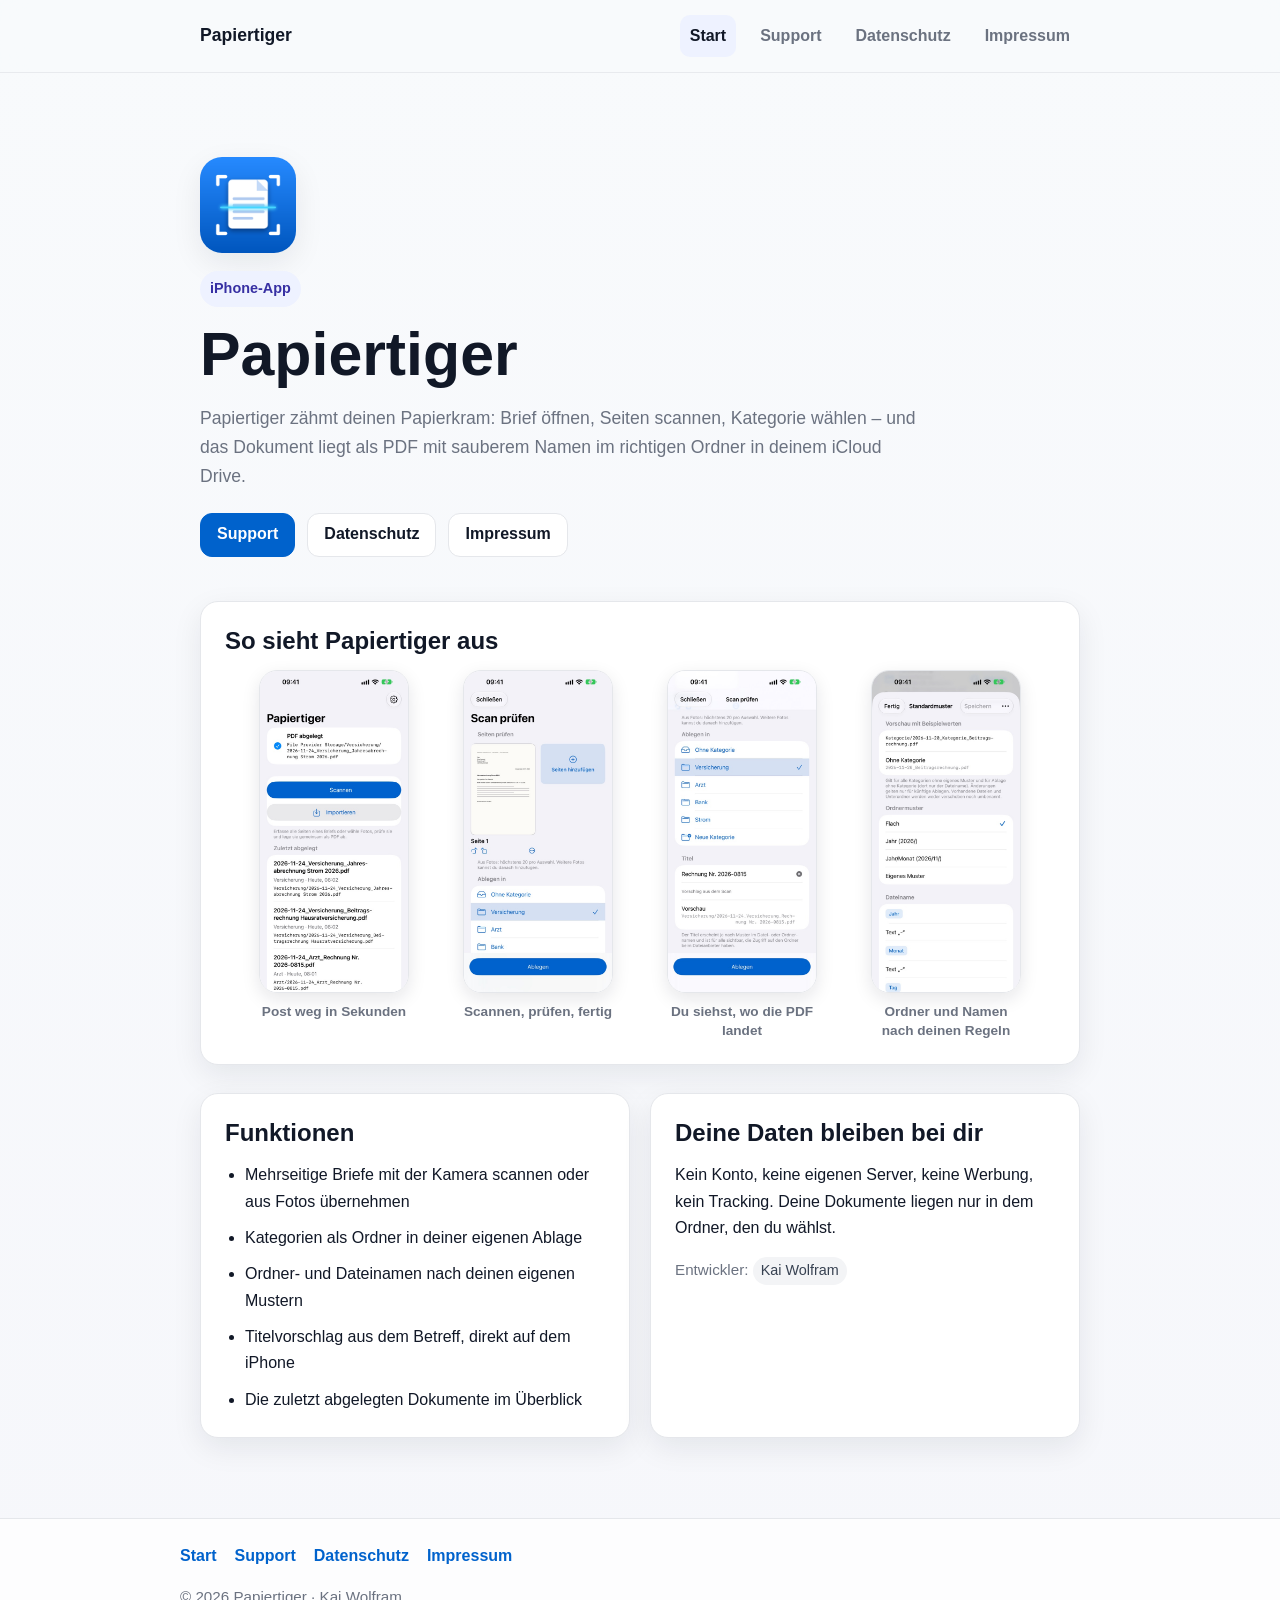
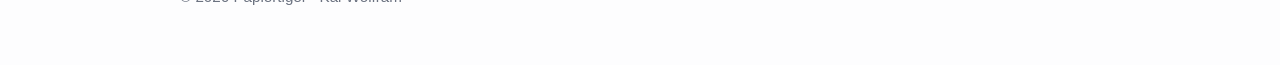
<file: index.html>
<!DOCTYPE html>
<html lang="de">
<head>
  <meta charset="UTF-8">
  <meta name="viewport" content="width=device-width, initial-scale=1.0">
  <title>Papiertiger</title>
  <meta name="description" content="Papiertiger ist eine iPhone-App, die Briefe scannt und als PDF sauber benannt in deinem eigenen iCloud-Ordner ablegt.">
  <link rel="icon" href="icon.png">
  <link rel="stylesheet" href="styles.css">
  <script defer src="header.js"></script>
  <script defer src="footer.js"></script>
</head>
<body data-page="index">
  <site-header></site-header>

  <main class="main">
    <div class="container">
      <section class="hero">
        <img class="app-icon" src="icon.png" alt="App-Symbol von Papiertiger">
        <span class="eyebrow">iPhone-App</span>
        <h1>Papiertiger</h1>
        <p class="lead">
          Papiertiger zähmt deinen Papierkram: Brief öffnen, Seiten scannen, Kategorie wählen –
          und das Dokument liegt als PDF mit sauberem Namen im richtigen Ordner in deinem iCloud Drive.
        </p>

        <div class="button-row">
          <a class="button primary" href="support.html">Support</a>
          <a class="button" href="privacy.html">Datenschutz</a>
          <a class="button" href="imprint.html">Impressum</a>
        </div>
      </section>

      <section class="card screens" aria-label="Screenshots">
        <h2>So sieht Papiertiger aus</h2>
        <div class="screen-row">
          <figure>
            <img src="screenshots/start.jpg" width="552" height="1200" loading="lazy"
                 alt="Startbildschirm mit Bestätigung „PDF abgelegt“, den Schaltflächen Scannen und Importieren und der Liste „Zuletzt abgelegt“">
            <figcaption>Post weg in Sekunden</figcaption>
          </figure>
          <figure>
            <img src="screenshots/seiten-pruefen.jpg" width="552" height="1200" loading="lazy"
                 alt="Seitenprüfung mit gescanntem Brief, Kachel „Seiten hinzufügen“ und Auswahl der Kategorie">
            <figcaption>Scannen, prüfen, fertig</figcaption>
          </figure>
          <figure>
            <img src="screenshots/ablegen-in.jpg" width="552" height="1200" loading="lazy"
                 alt="Kategorie, vorgeschlagener Titel und Vorschau des Ablagepfads">
            <figcaption>Du siehst, wo die PDF landet</figcaption>
          </figure>
          <figure>
            <img src="screenshots/muster.jpg" width="552" height="1200" loading="lazy"
                 alt="Muster-Editor mit Vorschau, Ordnermuster und Bausteinen für den Dateinamen">
            <figcaption>Ordner und Namen nach deinen Regeln</figcaption>
          </figure>
        </div>
      </section>

      <section class="grid two" aria-label="App-Informationen">
        <article class="card">
          <h2>Funktionen</h2>
          <ul class="list">
            <li>Mehrseitige Briefe mit der Kamera scannen oder aus Fotos übernehmen</li>
            <li>Kategorien als Ordner in deiner eigenen Ablage</li>
            <li>Ordner- und Dateinamen nach deinen eigenen Mustern</li>
            <li>Titelvorschlag aus dem Betreff, direkt auf dem iPhone</li>
            <li>Die zuletzt abgelegten Dokumente im Überblick</li>
          </ul>
        </article>

        <article class="card">
          <h2>Deine Daten bleiben bei dir</h2>
          <p>
            Kein Konto, keine eigenen Server, keine Werbung, kein Tracking.
            Deine Dokumente liegen nur in dem Ordner, den du wählst.
          </p>
          <p class="small muted">
            Entwickler: <span class="codeish">Kai Wolfram</span>
          </p>
        </article>
      </section>
    </div>
  </main>

  <site-footer></site-footer>
</body>
</html>
</file>
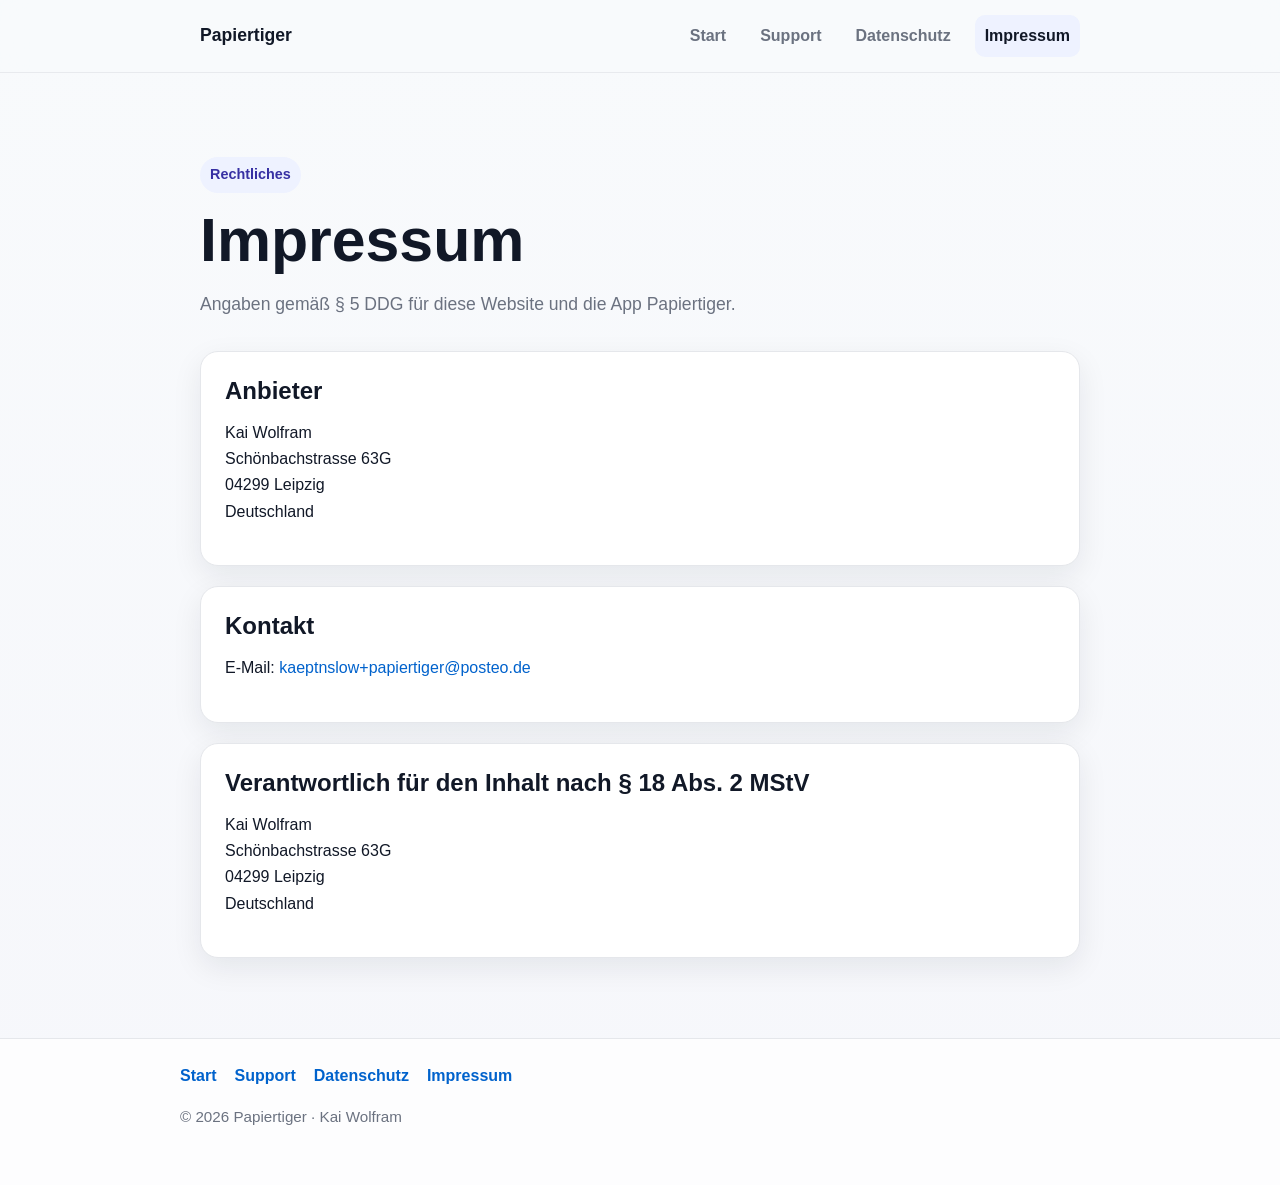
<file: imprint.html>
<!DOCTYPE html>
<html lang="de">
<head>
  <meta charset="UTF-8">
  <meta name="viewport" content="width=device-width, initial-scale=1.0">
  <title>Impressum – Papiertiger</title>
  <meta name="description" content="Impressum der Website und der App Papiertiger.">
  <link rel="icon" href="icon.png">
  <link rel="stylesheet" href="styles.css">
  <script defer src="header.js"></script>
  <script defer src="footer.js"></script>
</head>
<body data-page="imprint">
  <site-header></site-header>

  <main class="main">
    <div class="container">
      <section class="hero">
        <span class="eyebrow">Rechtliches</span>
        <h1>Impressum</h1>
        <p class="lead">Angaben gemäß § 5 DDG für diese Website und die App Papiertiger.</p>
      </section>

      <section class="card">
        <h2>Anbieter</h2>
        <p>
          Kai Wolfram<br>
          Schönbachstrasse 63G<br>
          04299 Leipzig<br>
          Deutschland
        </p>
      </section>

      <section class="card">
        <h2>Kontakt</h2>
        <p>
          E-Mail:
          <a href="mailto:kaeptnslow+papiertiger@posteo.de">kaeptnslow+papiertiger@posteo.de</a>
        </p>
      </section>

      <section class="card">
        <h2>Verantwortlich für den Inhalt nach § 18 Abs. 2 MStV</h2>
        <p>
          Kai Wolfram<br>
          Schönbachstrasse 63G<br>
          04299 Leipzig<br>
          Deutschland
        </p>
      </section>
    </div>
  </main>

  <site-footer></site-footer>
</body>
</html>
</file>
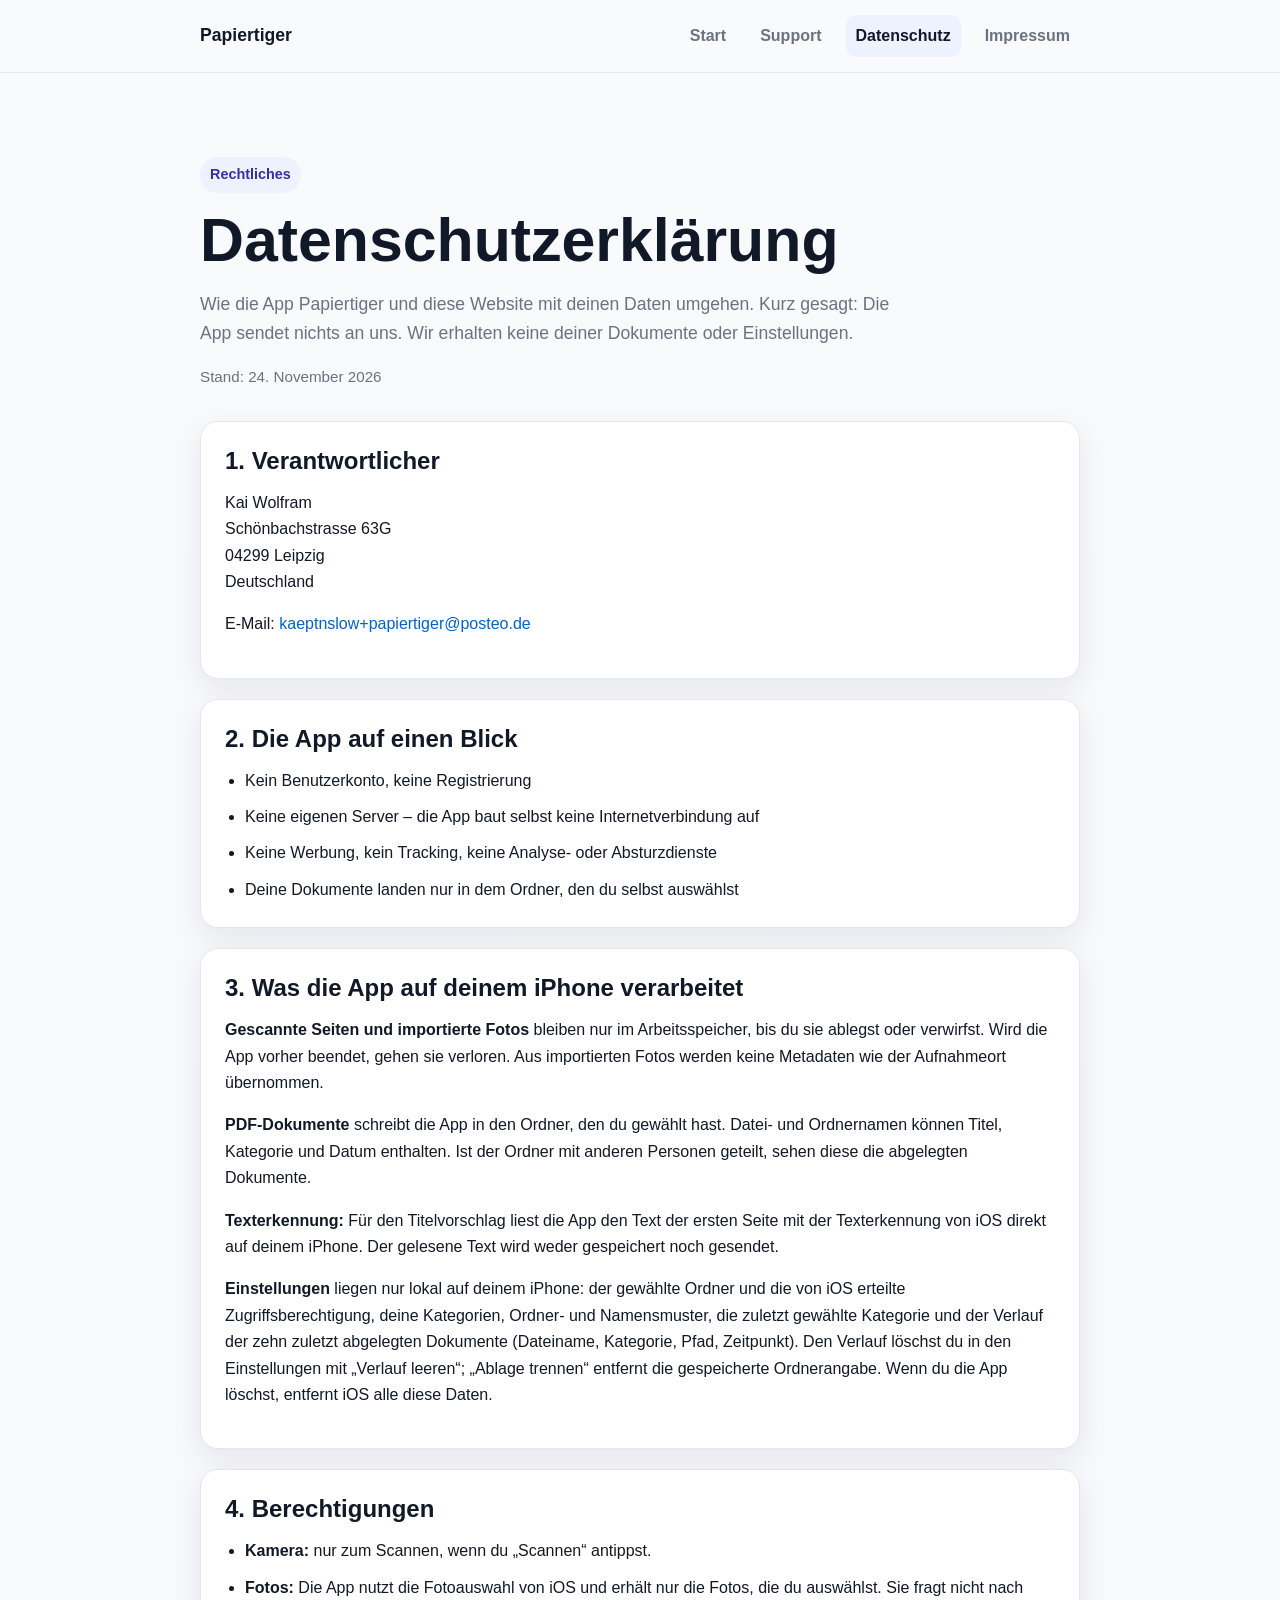
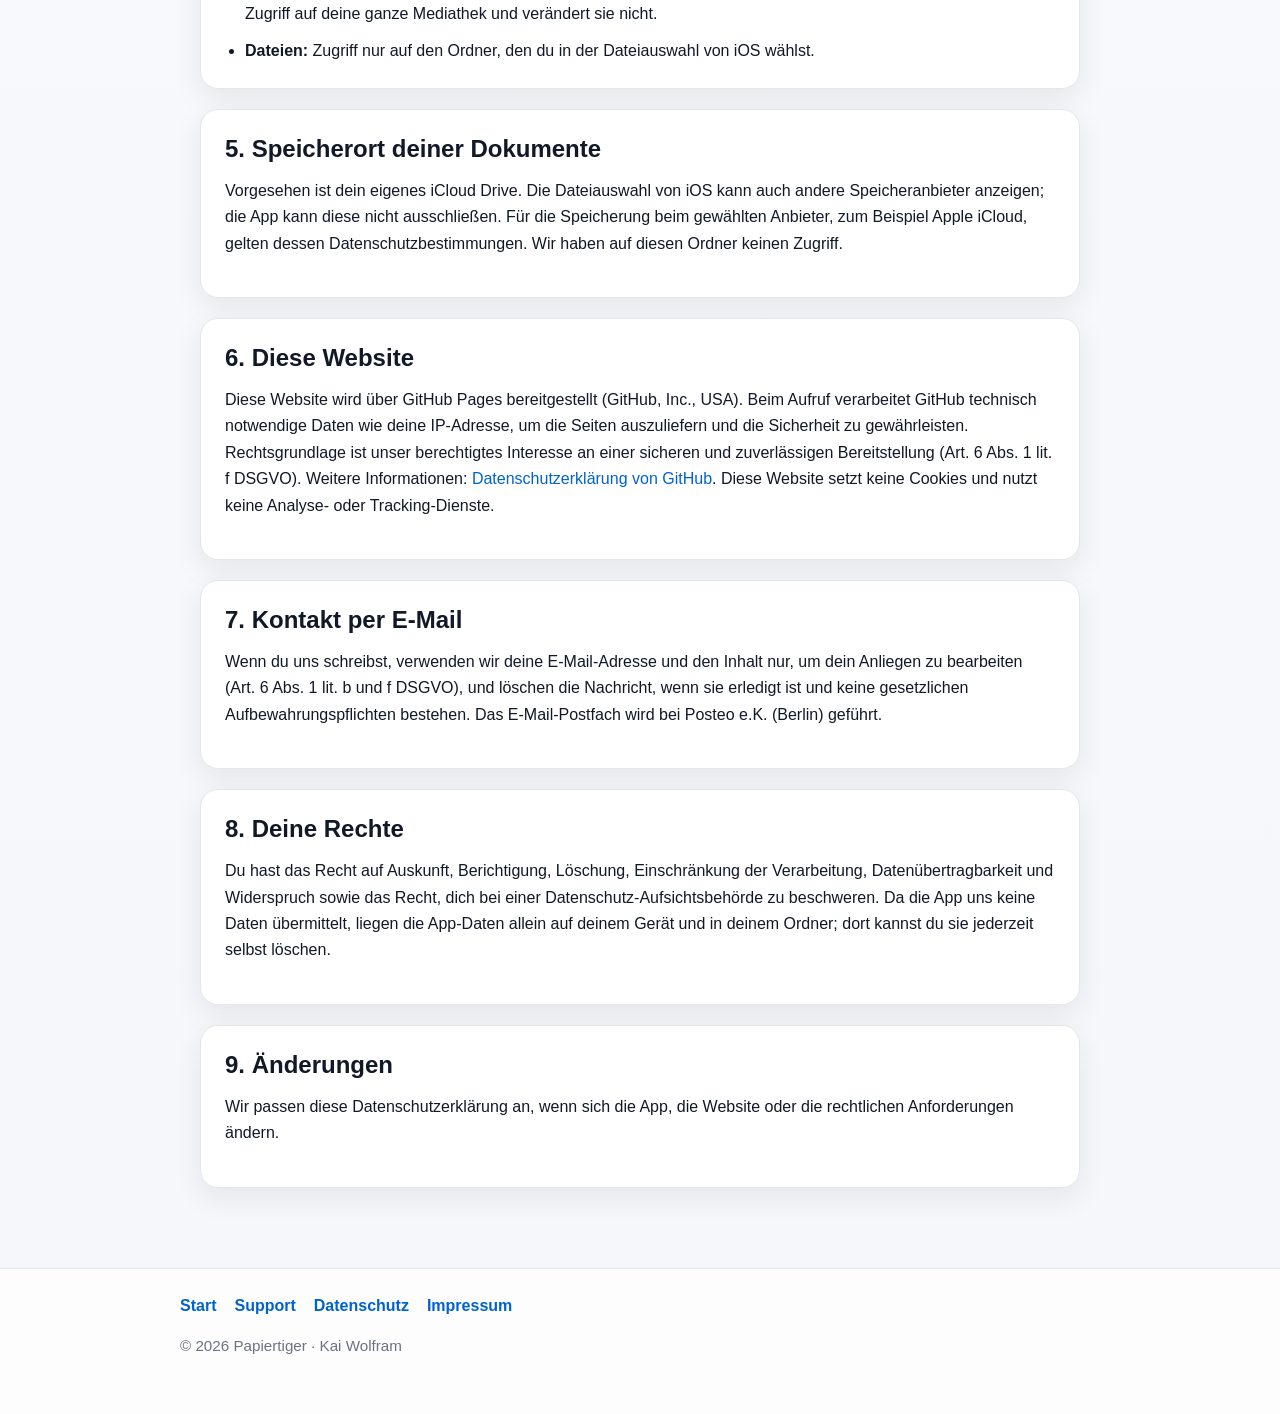
<file: privacy.html>
<!DOCTYPE html>
<html lang="de">
<head>
  <meta charset="UTF-8">
  <meta name="viewport" content="width=device-width, initial-scale=1.0">
  <title>Datenschutz – Papiertiger</title>
  <meta name="description" content="Datenschutzerklärung für die iPhone-App Papiertiger und diese Website.">
  <link rel="icon" href="icon.png">
  <link rel="stylesheet" href="styles.css">
  <script defer src="header.js"></script>
  <script defer src="footer.js"></script>
</head>
<body data-page="privacy">
  <site-header></site-header>

  <main class="main">
    <div class="container">
      <section class="hero">
        <span class="eyebrow">Rechtliches</span>
        <h1>Datenschutzerklärung</h1>
        <p class="lead">
          Wie die App Papiertiger und diese Website mit deinen Daten umgehen.
          Kurz gesagt: Die App sendet nichts an uns. Wir erhalten keine deiner Dokumente oder Einstellungen.
        </p>
        <p class="small muted legal-meta">Stand: 24. November 2026</p>
      </section>

      <section class="card">
        <h2>1. Verantwortlicher</h2>
        <p>
          Kai Wolfram<br>
          Schönbachstrasse 63G<br>
          04299 Leipzig<br>
          Deutschland
        </p>
        <p>
          E-Mail:
          <a href="mailto:kaeptnslow+papiertiger@posteo.de">kaeptnslow+papiertiger@posteo.de</a>
        </p>
      </section>

      <section class="card">
        <h2>2. Die App auf einen Blick</h2>
        <ul class="list">
          <li>Kein Benutzerkonto, keine Registrierung</li>
          <li>Keine eigenen Server – die App baut selbst keine Internetverbindung auf</li>
          <li>Keine Werbung, kein Tracking, keine Analyse- oder Absturzdienste</li>
          <li>Deine Dokumente landen nur in dem Ordner, den du selbst auswählst</li>
        </ul>
      </section>

      <section class="card">
        <h2>3. Was die App auf deinem iPhone verarbeitet</h2>
        <p>
          <strong>Gescannte Seiten und importierte Fotos</strong> bleiben nur im Arbeitsspeicher, bis du sie ablegst
          oder verwirfst. Wird die App vorher beendet, gehen sie verloren. Aus importierten Fotos werden keine
          Metadaten wie der Aufnahmeort übernommen.
        </p>
        <p>
          <strong>PDF-Dokumente</strong> schreibt die App in den Ordner, den du gewählt hast. Datei- und Ordnernamen
          können Titel, Kategorie und Datum enthalten. Ist der Ordner mit anderen Personen geteilt, sehen diese
          die abgelegten Dokumente.
        </p>
        <p>
          <strong>Texterkennung:</strong> Für den Titelvorschlag liest die App den Text der ersten Seite mit der
          Texterkennung von iOS direkt auf deinem iPhone. Der gelesene Text wird weder gespeichert noch gesendet.
        </p>
        <p>
          <strong>Einstellungen</strong> liegen nur lokal auf deinem iPhone: der gewählte Ordner und die von iOS
          erteilte Zugriffsberechtigung, deine Kategorien, Ordner- und Namensmuster, die zuletzt gewählte Kategorie
          und der Verlauf der zehn zuletzt abgelegten Dokumente (Dateiname, Kategorie, Pfad, Zeitpunkt).
          Den Verlauf löschst du in den Einstellungen mit „Verlauf leeren“; „Ablage trennen“ entfernt die
          gespeicherte Ordnerangabe. Wenn du die App löschst, entfernt iOS alle diese Daten.
        </p>
      </section>

      <section class="card">
        <h2>4. Berechtigungen</h2>
        <ul class="list">
          <li><strong>Kamera:</strong> nur zum Scannen, wenn du „Scannen“ antippst.</li>
          <li><strong>Fotos:</strong> Die App nutzt die Fotoauswahl von iOS und erhält nur die Fotos, die du auswählst.
            Sie fragt nicht nach Zugriff auf deine ganze Mediathek und verändert sie nicht.</li>
          <li><strong>Dateien:</strong> Zugriff nur auf den Ordner, den du in der Dateiauswahl von iOS wählst.</li>
        </ul>
      </section>

      <section class="card">
        <h2>5. Speicherort deiner Dokumente</h2>
        <p>
          Vorgesehen ist dein eigenes iCloud Drive. Die Dateiauswahl von iOS kann auch andere Speicheranbieter anzeigen;
          die App kann diese nicht ausschließen. Für die Speicherung beim gewählten Anbieter, zum Beispiel Apple iCloud,
          gelten dessen Datenschutzbestimmungen. Wir haben auf diesen Ordner keinen Zugriff.
        </p>
      </section>

      <section class="card">
        <h2>6. Diese Website</h2>
        <p>
          Diese Website wird über GitHub Pages bereitgestellt (GitHub, Inc., USA). Beim Aufruf verarbeitet GitHub
          technisch notwendige Daten wie deine IP-Adresse, um die Seiten auszuliefern und die Sicherheit zu
          gewährleisten. Rechtsgrundlage ist unser berechtigtes Interesse an einer sicheren und zuverlässigen
          Bereitstellung (Art. 6 Abs. 1 lit. f DSGVO). Weitere Informationen:
          <a href="https://docs.github.com/de/site-policy/privacy-policies/github-general-privacy-statement">Datenschutzerklärung von GitHub</a>.
          Diese Website setzt keine Cookies und nutzt keine Analyse- oder Tracking-Dienste.
        </p>
      </section>

      <section class="card">
        <h2>7. Kontakt per E-Mail</h2>
        <p>
          Wenn du uns schreibst, verwenden wir deine E-Mail-Adresse und den Inhalt nur, um dein Anliegen zu bearbeiten
          (Art. 6 Abs. 1 lit. b und f DSGVO), und löschen die Nachricht, wenn sie erledigt ist und keine gesetzlichen
          Aufbewahrungspflichten bestehen. Das E-Mail-Postfach wird bei Posteo e.K. (Berlin) geführt.
        </p>
      </section>

      <section class="card">
        <h2>8. Deine Rechte</h2>
        <p>
          Du hast das Recht auf Auskunft, Berichtigung, Löschung, Einschränkung der Verarbeitung, Datenübertragbarkeit
          und Widerspruch sowie das Recht, dich bei einer Datenschutz-Aufsichtsbehörde zu beschweren.
          Da die App uns keine Daten übermittelt, liegen die App-Daten allein auf deinem Gerät und in deinem Ordner;
          dort kannst du sie jederzeit selbst löschen.
        </p>
      </section>

      <section class="card">
        <h2>9. Änderungen</h2>
        <p>
          Wir passen diese Datenschutzerklärung an, wenn sich die App, die Website oder die rechtlichen
          Anforderungen ändern.
        </p>
      </section>
    </div>
  </main>

  <site-footer></site-footer>
</body>
</html>
</file>
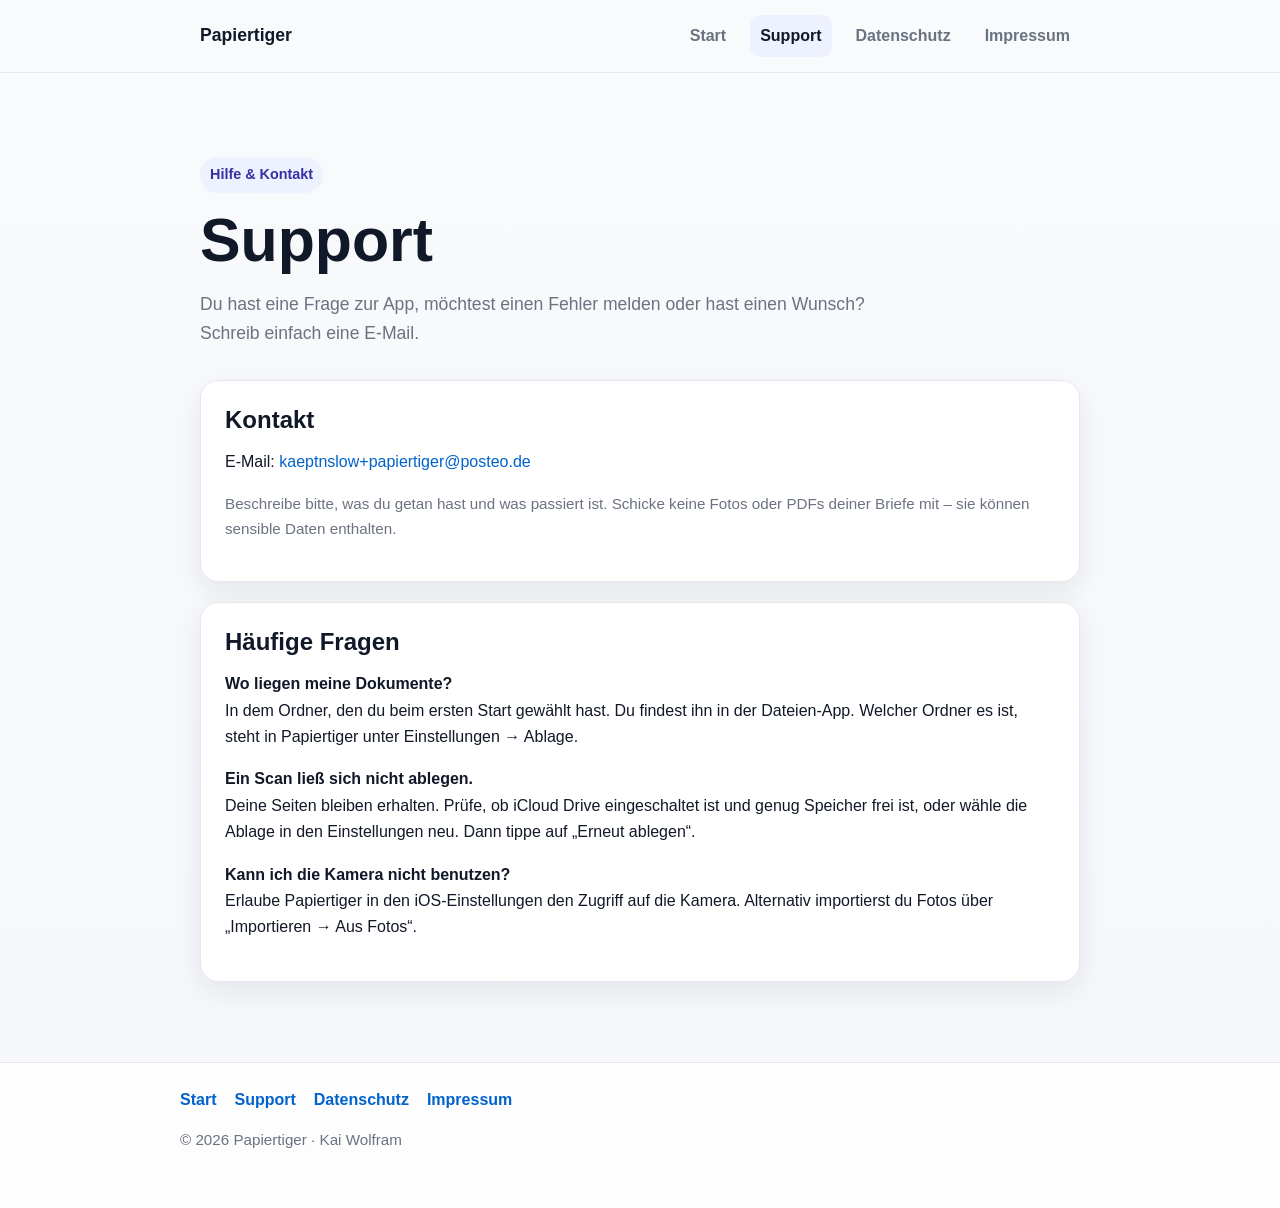
<file: support.html>
<!DOCTYPE html>
<html lang="de">
<head>
  <meta charset="UTF-8">
  <meta name="viewport" content="width=device-width, initial-scale=1.0">
  <title>Support – Papiertiger</title>
  <meta name="description" content="Support-Seite für die iPhone-App Papiertiger.">
  <link rel="icon" href="icon.png">
  <link rel="stylesheet" href="styles.css">
  <script defer src="header.js"></script>
  <script defer src="footer.js"></script>
</head>
<body data-page="support">
  <site-header></site-header>

  <main class="main">
    <div class="container">
      <section class="hero">
        <span class="eyebrow">Hilfe &amp; Kontakt</span>
        <h1>Support</h1>
        <p class="lead">
          Du hast eine Frage zur App, möchtest einen Fehler melden oder hast einen Wunsch?
          Schreib einfach eine E-Mail.
        </p>
      </section>

      <section class="card">
        <h2>Kontakt</h2>
        <p>
          E-Mail:
          <a href="mailto:kaeptnslow+papiertiger@posteo.de">kaeptnslow+papiertiger@posteo.de</a>
        </p>
        <p class="muted small">
          Beschreibe bitte, was du getan hast und was passiert ist. Schicke keine Fotos oder PDFs
          deiner Briefe mit – sie können sensible Daten enthalten.
        </p>
      </section>

      <section class="card">
        <h2>Häufige Fragen</h2>
        <p><strong>Wo liegen meine Dokumente?</strong><br>
          In dem Ordner, den du beim ersten Start gewählt hast. Du findest ihn in der Dateien-App.
          Welcher Ordner es ist, steht in Papiertiger unter Einstellungen → Ablage.</p>
        <p><strong>Ein Scan ließ sich nicht ablegen.</strong><br>
          Deine Seiten bleiben erhalten. Prüfe, ob iCloud Drive eingeschaltet ist und genug Speicher frei ist,
          oder wähle die Ablage in den Einstellungen neu. Dann tippe auf „Erneut ablegen“.</p>
        <p><strong>Kann ich die Kamera nicht benutzen?</strong><br>
          Erlaube Papiertiger in den iOS-Einstellungen den Zugriff auf die Kamera.
          Alternativ importierst du Fotos über „Importieren → Aus Fotos“.</p>
      </section>
    </div>
  </main>

  <site-footer></site-footer>
</body>
</html>
</file>
<file: styles.css>
:root {
  --bg: #f6f7fb;
  --surface: #ffffff;
  --text: #111827;
  --muted: #6b7280;
  --border: #e5e7eb;
  --accent: #0062cc;
  --accent-hover: #004fa3;
  --shadow: 0 10px 30px rgba(17, 24, 39, 0.08);
  --radius: 18px;
  --max-width: 920px;
}

* {
  box-sizing: border-box;
}

html {
  scroll-behavior: smooth;
}

body {
  margin: 0;
  font-family: -apple-system, BlinkMacSystemFont, "Segoe UI", sans-serif;
  background: linear-gradient(180deg, #f8fafc 0%, #f6f7fb 100%);
  color: var(--text);
  line-height: 1.65;
}

a {
  color: var(--accent);
  text-decoration: none;
}

a:hover {
  color: var(--accent-hover);
  text-decoration: underline;
}

.container {
  width: 100%;
  max-width: var(--max-width);
  margin: 0 auto;
  padding: 0 20px;
}

.site-header {
  position: sticky;
  top: 0;
  z-index: 10;
  backdrop-filter: blur(12px);
  background: rgba(248, 250, 252, 0.88);
  border-bottom: 1px solid rgba(229, 231, 235, 0.8);
}

.header-inner {
  display: flex;
  align-items: center;
  justify-content: space-between;
  min-height: 72px;
  gap: 20px;
}

.brand {
  font-size: 1.1rem;
  font-weight: 700;
  color: var(--text);
}

.brand:hover {
  text-decoration: none;
  color: var(--text);
}

.nav {
  display: flex;
  flex-wrap: wrap;
  gap: 14px;
}

.nav a {
  color: var(--muted);
  font-weight: 600;
  padding: 8px 10px;
  border-radius: 10px;
}

.nav a:hover,
.nav a.active {
  color: var(--text);
  background: #eef2ff;
  text-decoration: none;
}

.main {
  padding: 56px 0 32px;
}

.hero {
  padding: 28px 0 16px;
}

.eyebrow {
  display: inline-block;
  margin-bottom: 14px;
  padding: 6px 10px;
  border-radius: 999px;
  background: #eef2ff;
  color: #3730a3;
  font-size: 0.9rem;
  font-weight: 700;
}

h1 {
  margin: 0 0 16px;
  font-size: clamp(2.2rem, 5vw, 3.8rem);
  line-height: 1.1;
}

h2 {
  margin: 0 0 14px;
  font-size: 1.5rem;
  line-height: 1.25;
}

p {
  margin: 0 0 16px;
}

.lead {
  max-width: 720px;
  font-size: 1.1rem;
  color: var(--muted);
}

.grid {
  display: grid;
  gap: 20px;
  margin-top: 28px;
}

.grid.two {
  grid-template-columns: repeat(2, minmax(0, 1fr));
}

.card {
  background: var(--surface);
  border: 1px solid var(--border);
  border-radius: var(--radius);
  padding: 24px;
  box-shadow: var(--shadow);
}

.card + .card {
  margin-top: 20px;
}

.grid > .card + .card {
  margin-top: 0;
}

.list {
  margin: 0;
  padding-left: 20px;
}

.list li + li {
  margin-top: 10px;
}

.muted {
  color: var(--muted);
}

.button-row {
  display: flex;
  flex-wrap: wrap;
  gap: 12px;
  margin-top: 22px;
}

.button {
  display: inline-flex;
  align-items: center;
  justify-content: center;
  min-height: 44px;
  padding: 0 16px;
  border-radius: 12px;
  border: 1px solid var(--border);
  background: var(--surface);
  color: var(--text);
  font-weight: 700;
  text-decoration: none;
}

.button.primary {
  background: var(--accent);
  border-color: var(--accent);
  color: #fff;
}

.button:hover {
  text-decoration: none;
}

.button.primary:hover {
  background: var(--accent-hover);
  color: #fff;
}

.site-footer {
  margin-top: 48px;
  border-top: 1px solid var(--border);
  background: rgba(255, 255, 255, 0.75);
}

.footer-inner {
  display: flex;
  flex-direction: column;
  gap: 14px;
  padding: 24px 0 40px;
}

.footer-links {
  display: flex;
  flex-wrap: wrap;
  gap: 12px 18px;
}

.footer-links a {
  font-weight: 600;
}

.small {
  font-size: 0.95rem;
}

.codeish {
  display: inline-block;
  padding: 2px 8px;
  border-radius: 999px;
  background: #f3f4f6;
  color: #374151;
  font-size: 0.9rem;
}

.legal-meta {
  margin-top: 8px;
}

.screens {
  margin-top: 28px;
}

.screen-row {
  display: grid;
  grid-template-columns: repeat(4, 150px);
  justify-content: space-evenly;
  gap: 28px 20px;
  margin-top: 8px;
}

.screen-row figure {
  margin: 0;
}

.screen-row img {
  display: block;
  width: 150px;
  height: auto;
  border-radius: 18px;
  border: 1px solid var(--border);
  box-shadow: 0 6px 18px rgba(17, 24, 39, 0.10);
}

.screen-row figcaption {
  margin-top: 10px;
  text-align: center;
  font-size: 0.85rem;
  line-height: 1.35;
  font-weight: 600;
  color: var(--muted);
}

.app-icon {
  display: block;
  width: 96px;
  height: 96px;
  border-radius: 22px;
  margin-bottom: 18px;
  box-shadow: var(--shadow);
}

@media (max-width: 720px) {
  .header-inner {
    flex-direction: column;
    align-items: flex-start;
    padding: 14px 0;
  }

  .grid.two {
    grid-template-columns: 1fr;
  }

  .screen-row {
    grid-template-columns: repeat(2, 140px);
  }

  .screen-row img {
    width: 140px;
  }

  .main {
    padding-top: 36px;
  }
}
</file>
